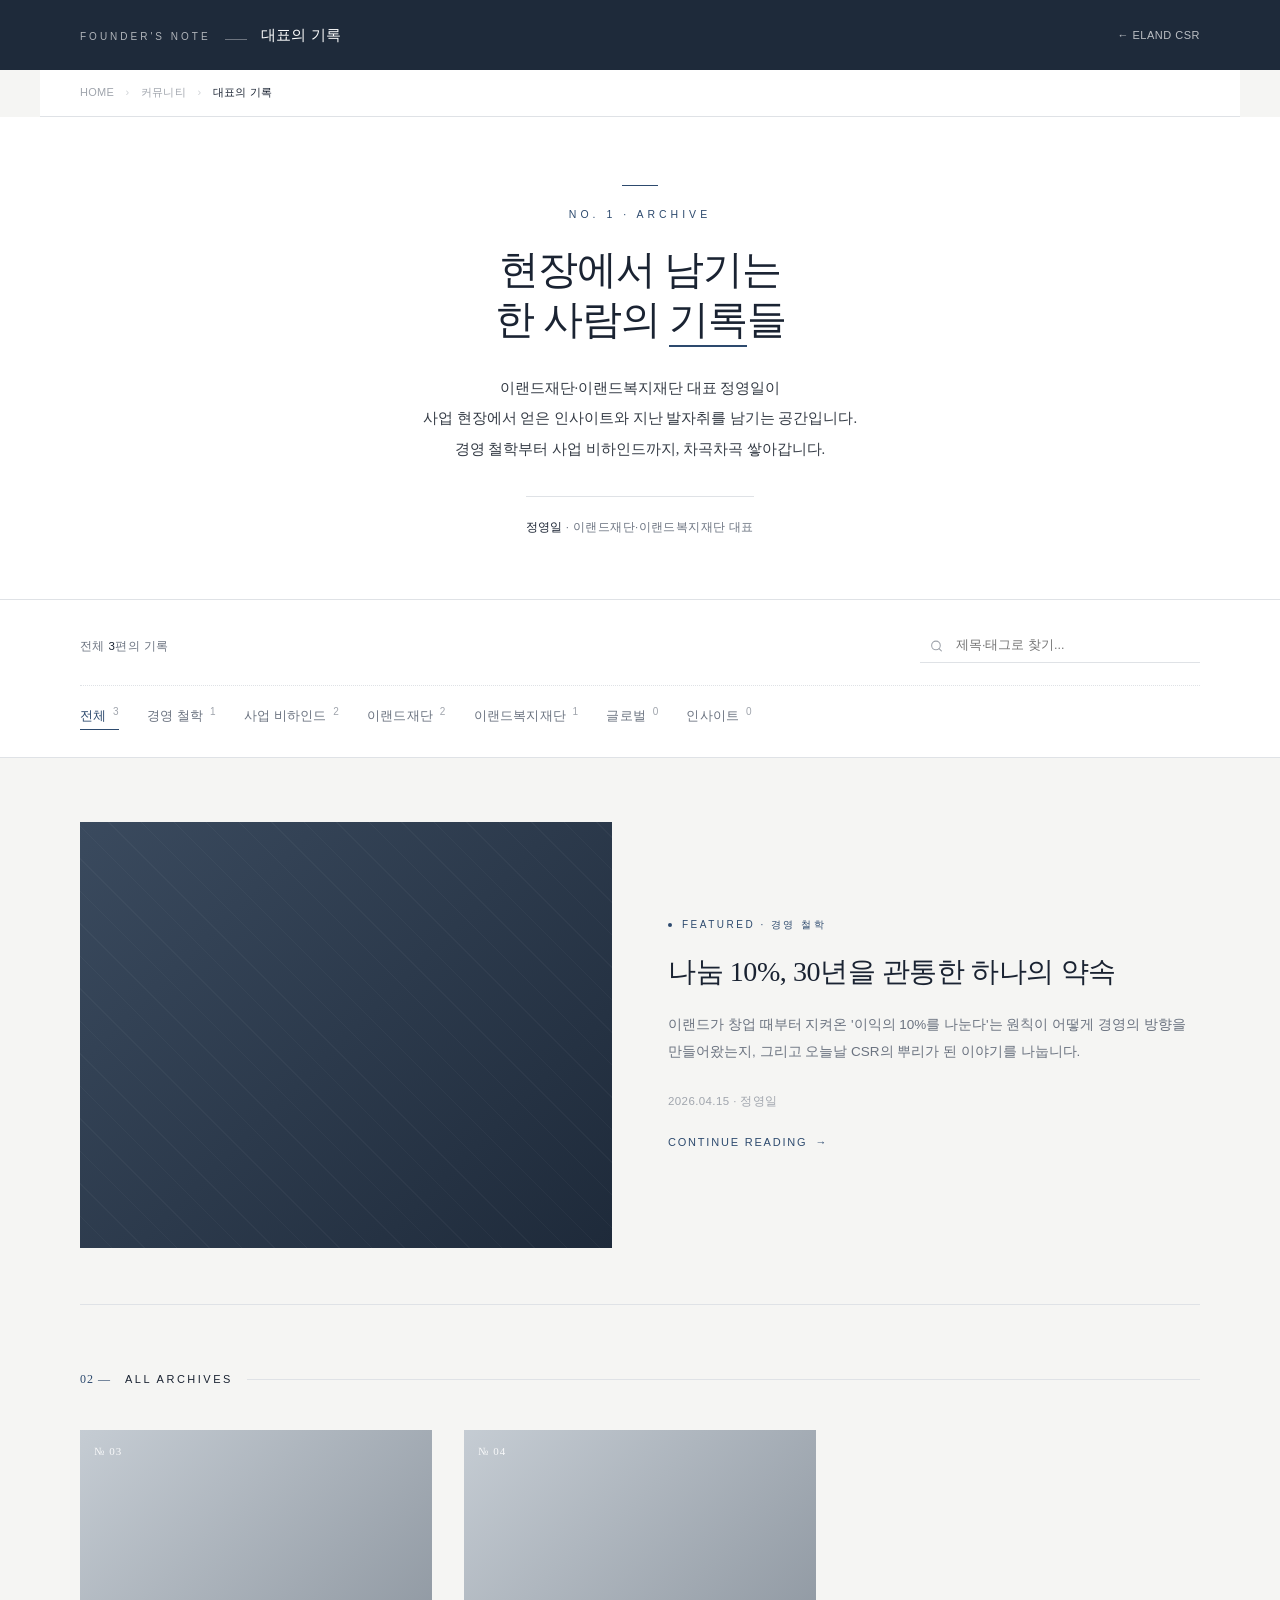
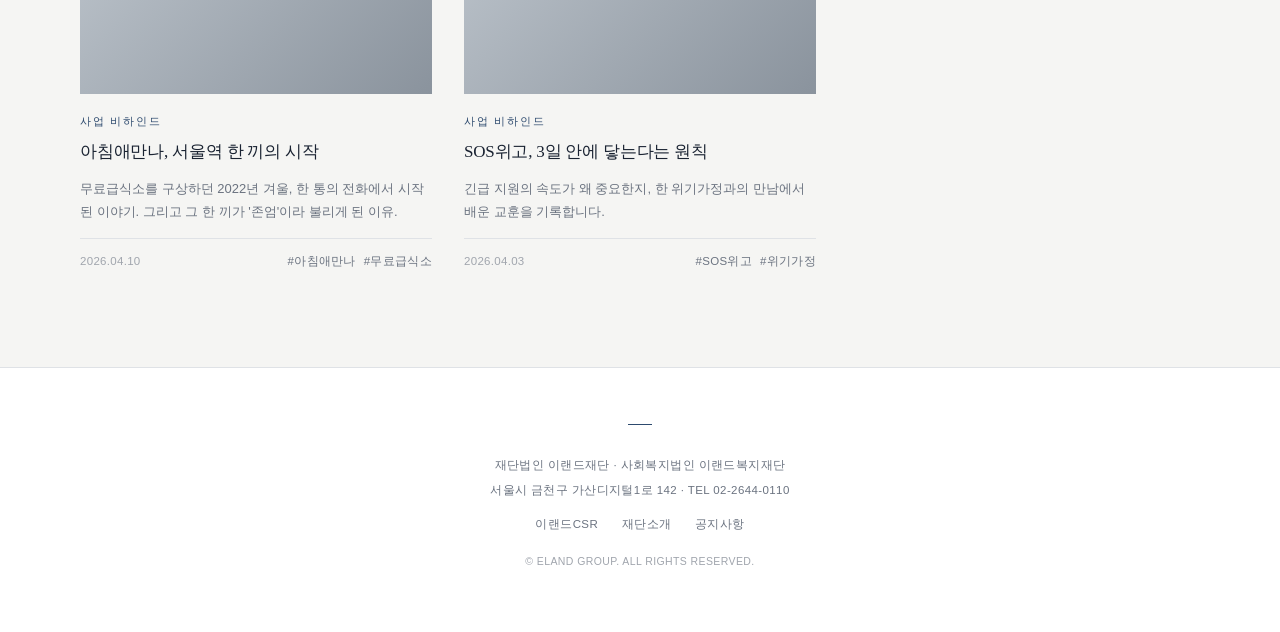
<file: index.html>
<!DOCTYPE html>
<html lang="ko">
<head>
  <meta charset="UTF-8" />
  <meta name="viewport" content="width=device-width, initial-scale=1.0" />
  <title>대표의 기록 | 이랜드CSR</title>
  <meta name="description" content="이랜드재단·이랜드복지재단 대표 정영일이 사업 현장에서 남기는 기록과 인사이트의 아카이브" />
  <meta property="og:title" content="대표의 기록 | 이랜드CSR" />
  <meta property="og:description" content="이랜드재단·이랜드복지재단 대표 정영일이 사업 현장에서 남기는 기록과 인사이트의 아카이브" />
  <meta property="og:type" content="website" />
  <link rel="stylesheet" href="assets/style.css" />
</head>
<body>

  <!-- Site Header (블랙 바) -->
  <header class="site-header">
    <div class="site-header-inner">
      <a href="index.html" class="site-brand">
        <span class="en">Founder's Note</span>
        <span class="sep"></span>
        <span class="ko">대표의 기록</span>
      </a>
      <a href="https://www.elandcsr.or.kr/" class="back">← ELAND CSR</a>
    </div>
  </header>

  <!-- Breadcrumb -->
  <nav class="breadcrumb">
    <a href="https://www.elandcsr.or.kr/">HOME</a>
    <span class="sep">›</span>
    <a href="https://www.elandcsr.or.kr/Community/EventList">커뮤니티</a>
    <span class="sep">›</span>
    <span class="current">대표의 기록</span>
  </nav>

  <!-- Hero -->
  <section class="page-hero">
    <div class="eyebrow">No. 1 · Archive</div>
    <h1>현장에서 남기는<br/>한 사람의 <em>기록</em>들</h1>
    <p class="lede">
      이랜드재단·이랜드복지재단 대표 정영일이<br/>
      사업 현장에서 얻은 인사이트와 지난 발자취를 남기는 공간입니다.<br/>
      경영 철학부터 사업 비하인드까지, 차곡차곡 쌓아갑니다.
    </p>
    <div class="author-line"><strong>정영일</strong> · 이랜드재단·이랜드복지재단 대표</div>
  </section>

  <!-- Controls -->
  <section class="controls">
    <div class="controls-inner">
      <div class="controls-row">
        <div class="controls-count">전체 <strong id="total-count">0</strong>편의 기록</div>
        <div class="search-wrap">
          <svg viewBox="0 0 24 24" fill="none" stroke="currentColor" stroke-width="2" stroke-linecap="round" stroke-linejoin="round">
            <circle cx="11" cy="11" r="8"/><line x1="21" y1="21" x2="16.65" y2="16.65"/>
          </svg>
          <input type="search" id="search-input" placeholder="제목·태그로 찾기..." />
        </div>
      </div>
      <div class="filters" id="category-filter">
        <button class="filter-btn active" data-cat="all">전체 <span class="count" id="cnt-all">0</span></button>
        <button class="filter-btn" data-cat="philosophy">경영 철학 <span class="count" id="cnt-philosophy">0</span></button>
        <button class="filter-btn" data-cat="behind">사업 비하인드 <span class="count" id="cnt-behind">0</span></button>
        <button class="filter-btn" data-cat="foundation">이랜드재단 <span class="count" id="cnt-foundation">0</span></button>
        <button class="filter-btn" data-cat="welfare">이랜드복지재단 <span class="count" id="cnt-welfare">0</span></button>
        <button class="filter-btn" data-cat="global">글로벌 <span class="count" id="cnt-global">0</span></button>
        <button class="filter-btn" data-cat="insight">인사이트 <span class="count" id="cnt-insight">0</span></button>
      </div>
    </div>
  </section>

  <!-- Posts -->
  <section class="posts-section">
    <div id="featured-container"></div>
    <div class="section-label" id="section-label" style="display:none;">
      <span class="num">02 —</span>
      <span class="title">All Archives</span>
      <span class="line"></span>
    </div>
    <div class="posts-grid" id="posts-grid"></div>
    <div class="empty-state" id="empty-state" style="display:none;">
      <div class="serif">검색 결과가 없습니다</div>
      <p>다른 키워드로 검색하거나 카테고리를 바꿔보세요.</p>
    </div>
    <div class="loading" id="loading">LOADING...</div>
    <div class="load-more-wrap" id="load-more-wrap" style="display:none;">
      <button class="load-more" id="load-more">LOAD MORE</button>
    </div>
  </section>

  <!-- Site Footer -->
  <footer class="site-footer">
    <div class="mark"></div>
    <p>재단법인 이랜드재단 · 사회복지법인 이랜드복지재단</p>
    <p>서울시 금천구 가산디지털1로 142 · TEL 02-2644-0110</p>
    <p class="links">
      <a href="https://www.elandcsr.or.kr/">이랜드CSR</a>
      <a href="https://www.elandcsr.or.kr/ElandCSR/Vision">재단소개</a>
      <a href="https://www.elandcsr.or.kr/Community/NoticeList">공지사항</a>
    </p>
    <p class="copy">© ELAND GROUP. ALL RIGHTS RESERVED.</p>
  </footer>

  <script>
    const CATEGORY_LABELS = {
      philosophy: '경영 철학',
      behind: '사업 비하인드',
      foundation: '이랜드재단',
      welfare: '이랜드복지재단',
      global: '글로벌',
      insight: '인사이트'
    };
    const POSTS_PER_PAGE = 9;

    let allPosts = [];
    let filteredPosts = [];
    let currentCategory = 'all';
    let currentSearch = '';
    let displayedCount = 0;

    async function init() {
      try {
        const res = await fetch('posts/posts.json');
        if (!res.ok) throw new Error('posts.json 로드 실패');
        const data = await res.json();
        allPosts = data.sort((a, b) => new Date(b.date) - new Date(a.date));
        document.getElementById('loading').style.display = 'none';
        updateCounts();
        applyFilters();
      } catch (err) {
        document.getElementById('loading').textContent = '글 목록을 불러올 수 없습니다.';
        console.error(err);
      }
    }

    function updateCounts() {
      document.getElementById('total-count').textContent = allPosts.length;
      document.getElementById('cnt-all').textContent = allPosts.length;
      Object.keys(CATEGORY_LABELS).forEach(cat => {
        const n = allPosts.filter(p => (p.categories || []).includes(cat)).length;
        const el = document.getElementById('cnt-' + cat);
        if (el) el.textContent = n;
      });
    }

    function applyFilters() {
      const q = currentSearch.trim().toLowerCase();
      filteredPosts = allPosts.filter(post => {
        const categoryMatch = currentCategory === 'all'
          || (post.categories && post.categories.includes(currentCategory));
        if (!categoryMatch) return false;
        if (!q) return true;
        const haystack = [
          post.title || '',
          post.excerpt || '',
          (post.tags || []).join(' '),
          (post.categories || []).map(c => CATEGORY_LABELS[c] || '').join(' ')
        ].join(' ').toLowerCase();
        return haystack.includes(q);
      });
      displayedCount = 0;
      renderPosts(true);
    }

    function renderPosts(reset) {
      const grid = document.getElementById('posts-grid');
      const featuredContainer = document.getElementById('featured-container');
      const sectionLabel = document.getElementById('section-label');
      const emptyState = document.getElementById('empty-state');
      const loadMoreWrap = document.getElementById('load-more-wrap');

      if (reset) {
        grid.innerHTML = '';
        featuredContainer.innerHTML = '';
        sectionLabel.style.display = 'none';
      }

      if (filteredPosts.length === 0) {
        emptyState.style.display = 'block';
        loadMoreWrap.style.display = 'none';
        return;
      } else {
        emptyState.style.display = 'none';
      }

      const showFeatured = reset && currentCategory === 'all' && !currentSearch && filteredPosts.length > 0;
      let startIdx = 0;

      if (showFeatured) {
        featuredContainer.innerHTML = renderFeatured(filteredPosts[0]);
        if (filteredPosts.length > 1) {
          sectionLabel.style.display = 'flex';
        }
        startIdx = 1;
      }

      const baseStart = startIdx + (reset ? 0 : displayedCount);
      const endIdx = Math.min(startIdx + POSTS_PER_PAGE + displayedCount, filteredPosts.length);
      const toRender = filteredPosts.slice(baseStart, endIdx);

      toRender.forEach((post, i) => {
        const idxNum = startIdx + displayedCount + i + 1;
        grid.insertAdjacentHTML('beforeend', renderCard(post, idxNum + 1));
      });

      displayedCount = endIdx - startIdx;
      loadMoreWrap.style.display = (endIdx < filteredPosts.length) ? 'block' : 'none';
    }

    function renderFeatured(post) {
      const primaryCat = (post.categories && post.categories[0]) || '';
      const catLabel = CATEGORY_LABELS[primaryCat] || '';
      return `
        <a class="featured-post" href="post.html?slug=${encodeURIComponent(post.slug)}">
          <div class="img-wrap">
            ${post.image
              ? `<img src="${post.image}" alt="${escapeHtml(post.title)}" loading="lazy" />`
              : `<div class="img-placeholder"></div>`
            }
          </div>
          <div>
            <div class="meta-top">
              <span class="dot"></span>
              Featured · ${escapeHtml(catLabel)}
            </div>
            <h2>${escapeHtml(post.title)}</h2>
            <p class="excerpt">${escapeHtml(post.excerpt || '')}</p>
            <div class="meta">${formatDate(post.date)} · ${escapeHtml(post.author || '정영일')}</div>
            <div class="read-more">Continue Reading</div>
          </div>
        </a>
      `;
    }

    function renderCard(post, num) {
      const primaryCat = (post.categories && post.categories[0]) || '';
      const catLabel = CATEGORY_LABELS[primaryCat] || '';
      const tagsHtml = (post.tags || []).slice(0, 2).map(t =>
        `<span class="tag">#${escapeHtml(t)}</span>`
      ).join('');
      const paddedNum = String(num).padStart(2, '0');
      return `
        <a class="post-card" href="post.html?slug=${encodeURIComponent(post.slug)}">
          <div class="img-wrap">
            <div class="idx-num">№ ${paddedNum}</div>
            ${post.image
              ? `<img src="${post.image}" alt="${escapeHtml(post.title)}" loading="lazy" />`
              : `<div class="img-placeholder"></div>`
            }
          </div>
          <div class="lbl">${escapeHtml(catLabel)}</div>
          <h3>${escapeHtml(post.title)}</h3>
          <p class="ex">${escapeHtml(post.excerpt || '')}</p>
          <div class="footer">
            <span>${formatDate(post.date)}</span>
            ${tagsHtml ? `<span class="tags">${tagsHtml}</span>` : ''}
          </div>
        </a>
      `;
    }

    document.getElementById('category-filter').addEventListener('click', (e) => {
      const btn = e.target.closest('.filter-btn');
      if (!btn) return;
      document.querySelectorAll('.filter-btn').forEach(b => b.classList.remove('active'));
      btn.classList.add('active');
      currentCategory = btn.dataset.cat;
      applyFilters();
    });

    let searchTimer;
    document.getElementById('search-input').addEventListener('input', (e) => {
      clearTimeout(searchTimer);
      searchTimer = setTimeout(() => {
        currentSearch = e.target.value;
        applyFilters();
      }, 200);
    });

    document.getElementById('load-more').addEventListener('click', () => {
      renderPosts(false);
    });

    function escapeHtml(str) {
      if (str == null) return '';
      return String(str)
        .replace(/&/g, '&amp;')
        .replace(/</g, '&lt;')
        .replace(/>/g, '&gt;')
        .replace(/"/g, '&quot;')
        .replace(/'/g, '&#39;');
    }

    function formatDate(dateStr) {
      if (!dateStr) return '';
      const d = new Date(dateStr);
      if (isNaN(d)) return dateStr;
      const y = d.getFullYear();
      const m = String(d.getMonth() + 1).padStart(2, '0');
      const day = String(d.getDate()).padStart(2, '0');
      return `${y}.${m}.${day}`;
    }

    init();
  </script>
</body>
</html>
</file>
<file: assets/style.css>
/* ============================================================
   대표의 기록 — Founder's Note (v3, CSR 사이트 톤 반영)

   ⭐ 디자인을 바꾸고 싶으시면 아래 ":root" 섹션의 변수만 바꾸세요.
   그러면 사이트 전체에 바로 반영됩니다.
   ============================================================ */

:root {
  /* ───── 폰트 ───── */
  --font-serif: 'Noto Serif KR', 'Times New Roman', serif;
  --font-sans: 'Pretendard', -apple-system, BlinkMacSystemFont, sans-serif;

  /* ───── 색상 (CSR 사이트 톤에 맞춰 네이비 계열) ───── */
  --color-accent: #2d4a6e;        /* 포인트 컬러 (차분한 네이비) */
  --color-ink: #1a2332;           /* 가장 진한 글자 (딥 네이비 블랙) */
  --color-text: #333a44;          /* 본문 글자 */
  --color-muted: #6b7380;         /* 흐린 글자 */
  --color-faint: #a0a5ad;         /* 가장 흐린 글자 (날짜 등) */
  --color-line: #dfe2e6;          /* 구분선 */
  --color-bg: #f5f5f3;            /* 페이지 배경 (차분한 라이트 그레이) */
  --color-card-bg: #ffffff;       /* 카드 배경 */
  --color-dark-bar: #1e2a3a;      /* 상단 네이비 바 */

  /* ───── 글씨 크기 (px) ───── */
  --size-h1-hero: 40px;           /* 메인 페이지 대문 제목 */
  --size-h1-post: 34px;           /* 글 상세 페이지 제목 */
  --size-h2-featured: 28px;       /* 피처드 글 제목 */
  --size-h3-card: 17px;           /* 카드 제목 */
  --size-body: 15.5px;            /* 본문 글자 */
  --size-excerpt: 13px;           /* 요약 글자 */
  --size-meta: 11.5px;            /* 날짜·메타 정보 */
  --size-label: 10.5px;           /* 카테고리 라벨 */

  /* ───── 기타 ───── */
  --max-width: 1200px;
  --radius: 2px;
}

/* ============================================================
   Reset & Base
   ============================================================ */
*, *::before, *::after { box-sizing: border-box; margin: 0; padding: 0; }
html { scroll-behavior: smooth; }
body {
  font-family: var(--font-sans);
  font-size: var(--size-body);
  line-height: 1.75;
  color: var(--color-text);
  background: var(--color-bg);
  -webkit-font-smoothing: antialiased;
  -moz-osx-font-smoothing: grayscale;
}

@import url('https://cdn.jsdelivr.net/gh/orioncactus/pretendard@v1.3.9/dist/web/variable/pretendardvariable-dynamic-subset.min.css');
@import url('https://fonts.googleapis.com/css2?family=Noto+Serif+KR:wght@400;500;600&display=swap');

a { color: inherit; text-decoration: none; transition: color 0.15s; }
a:hover { color: var(--color-accent); }

img { max-width: 100%; height: auto; display: block; }
button { font-family: inherit; cursor: pointer; }

.serif { font-family: var(--font-serif); letter-spacing: -0.015em; }

/* ============================================================
   Site Header (네이비 다크 바)
   ============================================================ */
.site-header {
  background: var(--color-dark-bar);
  color: #fff;
  position: sticky; top: 0; z-index: 100;
}
.site-header-inner {
  max-width: var(--max-width);
  margin: 0 auto;
  padding: 22px 40px;
  display: flex;
  justify-content: space-between;
  align-items: center;
}
.site-brand { display: flex; align-items: baseline; gap: 14px; }
.site-brand .en {
  font-size: 10px;
  letter-spacing: 3px;
  color: rgba(255,255,255,0.65);
  text-transform: uppercase;
  font-weight: 500;
}
.site-brand .sep {
  display: inline-block;
  width: 22px;
  height: 1px;
  background: rgba(255,255,255,0.35);
}
.site-brand .ko {
  font-family: var(--font-serif);
  font-size: 15px;
  letter-spacing: 0.3px;
  color: #fff;
}
.site-header .back {
  font-size: 11px;
  color: rgba(255,255,255,0.7);
  letter-spacing: 0.5px;
}
.site-header .back:hover { color: #fff; }

/* Breadcrumb */
.breadcrumb {
  max-width: var(--max-width);
  margin: 0 auto;
  padding: 13px 40px;
  font-size: 11px;
  color: var(--color-faint);
  letter-spacing: 0.3px;
  background: #fff;
  border-bottom: 1px solid var(--color-line);
}
.breadcrumb .sep { margin: 0 8px; color: #d0d3d7; }
.breadcrumb .current { color: var(--color-ink); }

/* ============================================================
   Hero
   ============================================================ */
.page-hero {
  background: #fff;
  border-bottom: 1px solid var(--color-line);
  padding: 88px 40px 60px;
  text-align: center;
  position: relative;
}
.page-hero::before {
  content: '';
  position: absolute;
  top: 68px; left: 50%; transform: translateX(-50%);
  width: 36px; height: 1px;
  background: var(--color-accent);
}
.page-hero .eyebrow {
  font-size: 10.5px;
  letter-spacing: 4px;
  color: var(--color-accent);
  margin-bottom: 22px;
  text-transform: uppercase;
  font-weight: 500;
}
.page-hero h1 {
  font-family: var(--font-serif);
  font-weight: 500;
  font-size: var(--size-h1-hero);
  letter-spacing: -0.025em;
  line-height: 1.25;
  color: var(--color-ink);
  margin-bottom: 28px;
}
.page-hero h1 em {
  font-style: normal;
  border-bottom: 2px solid var(--color-accent);
  padding-bottom: 3px;
}
.page-hero .lede {
  font-family: var(--font-serif);
  font-size: 14.5px;
  color: var(--color-text);
  line-height: 2.1;
  max-width: 580px;
  margin: 0 auto 32px;
}
.page-hero .author-line {
  display: inline-block;
  min-width: 200px;
  padding-top: 20px;
  border-top: 1px solid var(--color-line);
  font-size: 11.5px;
  color: var(--color-muted);
  letter-spacing: 0.4px;
}
.page-hero .author-line strong {
  font-weight: 500;
  color: var(--color-ink);
  letter-spacing: 0;
}

/* ============================================================
   Controls
   ============================================================ */
.controls {
  background: #fff;
  border-bottom: 1px solid var(--color-line);
}
.controls-inner {
  max-width: var(--max-width);
  margin: 0 auto;
  padding: 28px 40px;
}
.controls-row {
  display: flex;
  justify-content: space-between;
  align-items: center;
  gap: 16px;
  margin-bottom: 22px;
}
.controls-count {
  font-size: 11.5px;
  color: var(--color-muted);
  letter-spacing: 0.4px;
}
.controls-count strong { color: var(--color-ink); font-weight: 500; }

.search-wrap { position: relative; width: 280px; }
.search-wrap input {
  width: 100%;
  padding: 10px 14px 10px 36px;
  border: none;
  border-bottom: 1px solid var(--color-line);
  background: transparent;
  font-size: 12.5px;
  font-family: inherit;
  color: var(--color-ink);
  transition: border-color 0.15s;
}
.search-wrap input:focus {
  outline: none;
  border-bottom-color: var(--color-accent);
}
.search-wrap svg {
  position: absolute;
  left: 10px; top: 50%;
  transform: translateY(-50%);
  width: 13px; height: 13px;
  color: var(--color-faint);
}

.filters {
  display: flex;
  flex-wrap: wrap;
  gap: 20px 28px;
  padding-top: 20px;
  border-top: 1px dotted var(--color-line);
}
.filter-btn {
  padding: 0 0 4px 0;
  background: none;
  border: none;
  font-size: 12.5px;
  color: var(--color-muted);
  font-family: inherit;
  letter-spacing: 0.2px;
  position: relative;
  transition: color 0.15s;
}
.filter-btn:hover { color: var(--color-ink); }
.filter-btn.active {
  color: var(--color-accent);
  font-weight: 500;
}
.filter-btn.active::after {
  content: '';
  position: absolute;
  left: 0; right: 0; bottom: -1px;
  height: 1.5px;
  background: var(--color-accent);
}
.filter-btn .count {
  font-size: 10px;
  color: var(--color-faint);
  margin-left: 3px;
  vertical-align: super;
}

/* ============================================================
   Posts Grid
   ============================================================ */
.posts-section {
  max-width: var(--max-width);
  margin: 0 auto;
  padding: 64px 40px 96px;
}

.featured-post {
  display: grid;
  grid-template-columns: 1fr 1fr;
  gap: 56px;
  align-items: center;
  padding-bottom: 56px;
  margin-bottom: 64px;
  border-bottom: 1px solid var(--color-line);
  cursor: pointer;
}
.featured-post .img-wrap {
  aspect-ratio: 5/4;
  background: #2a3544;
  position: relative;
  overflow: hidden;
}
.featured-post .img-wrap::after {
  content: '';
  position: absolute;
  inset: 0;
  background: var(--color-accent);
  opacity: 0;
  transition: opacity 0.3s;
}
.featured-post:hover .img-wrap::after { opacity: 0.12; }
.featured-post .img-wrap img {
  width: 100%; height: 100%;
  object-fit: cover;
  transition: transform 0.6s ease;
}
.featured-post:hover .img-wrap img { transform: scale(1.03); }
.featured-post .img-placeholder {
  width: 100%; height: 100%;
  background:
    repeating-linear-gradient(45deg, transparent 0 22px, rgba(255,255,255,0.03) 22px 23px),
    linear-gradient(135deg, #3a4a5e 0%, #1e2a3a 100%);
}
.featured-post .meta-top {
  display: flex;
  align-items: center;
  gap: 10px;
  font-size: 10px;
  letter-spacing: 2.5px;
  color: var(--color-accent);
  margin-bottom: 20px;
  text-transform: uppercase;
  font-weight: 500;
}
.featured-post .meta-top .dot {
  width: 4px; height: 4px;
  background: var(--color-accent);
  border-radius: 50%;
}
.featured-post h2 {
  font-family: var(--font-serif);
  font-weight: 500;
  font-size: var(--size-h2-featured);
  line-height: 1.35;
  letter-spacing: -0.015em;
  color: var(--color-ink);
  margin-bottom: 20px;
  transition: color 0.2s;
}
.featured-post:hover h2 { color: var(--color-accent); }
.featured-post .excerpt {
  font-size: 13.5px;
  color: var(--color-muted);
  line-height: 2;
  margin-bottom: 26px;
}
.featured-post .meta {
  font-size: 11.5px;
  color: var(--color-faint);
  letter-spacing: 0.4px;
}
.featured-post .read-more {
  display: inline-flex;
  align-items: center;
  gap: 8px;
  font-size: 11px;
  color: var(--color-accent);
  letter-spacing: 1.8px;
  text-transform: uppercase;
  margin-top: 22px;
  font-weight: 500;
}
.featured-post .read-more::after {
  content: '→';
  transition: transform 0.2s;
}
.featured-post:hover .read-more::after { transform: translateX(4px); }

/* Section label */
.section-label {
  display: flex;
  align-items: center;
  gap: 14px;
  margin-bottom: 40px;
}
.section-label .num {
  font-family: var(--font-serif);
  font-size: 12px;
  color: var(--color-accent);
  letter-spacing: 1px;
}
.section-label .title {
  font-size: 11px;
  color: var(--color-ink);
  letter-spacing: 2.5px;
  text-transform: uppercase;
  font-weight: 500;
}
.section-label .line {
  flex: 1;
  height: 1px;
  background: var(--color-line);
}

/* Posts grid */
.posts-grid {
  display: grid;
  grid-template-columns: repeat(3, 1fr);
  gap: 48px 32px;
}
.post-card {
  cursor: pointer;
  position: relative;
  transition: transform 0.25s ease;
}
.post-card:hover { transform: translateY(-3px); }
.post-card .img-wrap {
  aspect-ratio: 4/3;
  background: #d5d8dc;
  position: relative;
  overflow: hidden;
  margin-bottom: 18px;
}
.post-card .img-wrap::after {
  content: '';
  position: absolute;
  inset: 0;
  background: var(--color-accent);
  opacity: 0;
  transition: opacity 0.3s;
}
.post-card:hover .img-wrap::after { opacity: 0.12; }
.post-card .img-wrap img {
  width: 100%; height: 100%;
  object-fit: cover;
  transition: transform 0.5s ease;
}
.post-card:hover .img-wrap img { transform: scale(1.04); }
.post-card .img-placeholder {
  width: 100%; height: 100%;
  background: linear-gradient(135deg, #c5ccd3 0%, #8a939d 100%);
}
.post-card .idx-num {
  position: absolute;
  top: 12px; left: 14px;
  font-family: var(--font-serif);
  font-size: 11px;
  color: rgba(255,255,255,0.9);
  letter-spacing: 1px;
  z-index: 2;
}
.post-card .lbl {
  font-size: var(--size-label);
  letter-spacing: 1.8px;
  color: var(--color-accent);
  margin-bottom: 10px;
  text-transform: uppercase;
  font-weight: 500;
}
.post-card h3 {
  font-family: var(--font-serif);
  font-weight: 500;
  font-size: var(--size-h3-card);
  line-height: 1.45;
  letter-spacing: -0.012em;
  margin-bottom: 12px;
  color: var(--color-ink);
  transition: color 0.2s;
}
.post-card:hover h3 { color: var(--color-accent); }
.post-card .ex {
  font-size: var(--size-excerpt);
  color: var(--color-muted);
  line-height: 1.8;
  margin-bottom: 14px;
  display: -webkit-box;
  -webkit-line-clamp: 2;
  -webkit-box-orient: vertical;
  overflow: hidden;
}
.post-card .footer {
  display: flex;
  justify-content: space-between;
  align-items: baseline;
  padding-top: 12px;
  border-top: 1px solid var(--color-line);
  font-size: var(--size-meta);
  color: var(--color-faint);
  letter-spacing: 0.3px;
}
.post-card .footer .tags {
  display: flex;
  gap: 8px;
  flex-wrap: wrap;
  justify-content: flex-end;
}
.post-card .footer .tag { color: var(--color-muted); }

.empty-state {
  text-align: center;
  padding: 80px 0;
  color: var(--color-faint);
}
.empty-state .serif {
  font-size: 22px;
  margin-bottom: 10px;
  color: var(--color-muted);
}
.empty-state p { font-size: 13px; }

.loading {
  text-align: center;
  padding: 80px 0;
  color: var(--color-faint);
  font-size: 11px;
  letter-spacing: 2px;
}

.load-more-wrap {
  text-align: center;
  margin-top: 64px;
}
.load-more {
  padding: 14px 40px;
  background: transparent;
  color: var(--color-ink);
  border: 1px solid var(--color-ink);
  font-size: 11px;
  letter-spacing: 2.5px;
  font-family: inherit;
  transition: all 0.2s;
}
.load-more:hover {
  background: var(--color-accent);
  color: #fff;
  border-color: var(--color-accent);
}

/* ============================================================
   Post Detail
   ============================================================ */
.post-detail {
  max-width: 720px;
  margin: 0 auto;
  padding: 80px 40px 120px;
}
.post-detail .back-top {
  display: inline-flex;
  align-items: center;
  gap: 8px;
  font-size: 11px;
  color: var(--color-muted);
  letter-spacing: 0.5px;
  margin-bottom: 56px;
  text-transform: uppercase;
  transition: color 0.15s;
}
.post-detail .back-top::before {
  content: '←';
  transition: transform 0.2s;
}
.post-detail .back-top:hover { color: var(--color-accent); }
.post-detail .back-top:hover::before { transform: translateX(-4px); }

.post-detail .post-category {
  font-size: 10px;
  letter-spacing: 3px;
  color: var(--color-accent);
  margin-bottom: 22px;
  text-transform: uppercase;
  font-weight: 500;
  display: flex;
  align-items: center;
  gap: 10px;
  justify-content: center;
}
.post-detail .post-category::before,
.post-detail .post-category::after {
  content: '';
  width: 20px;
  height: 1px;
  background: var(--color-accent);
  opacity: 0.5;
}
.post-detail h1 {
  font-family: var(--font-serif);
  font-weight: 500;
  font-size: var(--size-h1-post);
  line-height: 1.35;
  letter-spacing: -0.025em;
  color: var(--color-ink);
  margin-bottom: 28px;
  text-align: center;
}
.post-detail .post-meta {
  font-size: 12px;
  color: var(--color-muted);
  text-align: center;
  padding-bottom: 32px;
  margin-bottom: 56px;
  border-bottom: 1px solid var(--color-line);
  letter-spacing: 0.4px;
}
.post-detail .post-meta .author {
  color: var(--color-ink);
  font-weight: 500;
}
.post-detail .hero-img {
  margin: 0 -40px 56px;
  aspect-ratio: 16/9;
  background: #2a3544;
  overflow: hidden;
}
.post-detail .hero-img img {
  width: 100%; height: 100%;
  object-fit: cover;
}
.post-body {
  font-size: var(--size-body);
  line-height: 2.1;
  color: var(--color-text);
}
.post-body > * + * { margin-top: 1.4em; }
.post-body h2 {
  font-family: var(--font-serif);
  font-weight: 500;
  font-size: 22px;
  letter-spacing: -0.015em;
  margin-top: 2.4em;
  margin-bottom: 0.6em;
  color: var(--color-ink);
}
.post-body h3 {
  font-family: var(--font-serif);
  font-weight: 500;
  font-size: 18px;
  margin-top: 2em;
  margin-bottom: 0.5em;
  color: var(--color-ink);
}
.post-body p { margin: 0; }
.post-body blockquote {
  border-left: 2px solid var(--color-accent);
  padding: 4px 0 4px 24px;
  margin: 2.2em 0;
  color: var(--color-muted);
  font-family: var(--font-serif);
  font-size: 16px;
  line-height: 1.9;
  font-style: normal;
}
.post-body ul, .post-body ol { padding-left: 24px; }
.post-body li { margin-bottom: 0.5em; }
.post-body img { margin: 2em 0; border-radius: var(--radius); }
.post-body a {
  color: var(--color-accent);
  border-bottom: 1px solid var(--color-accent);
  transition: color 0.15s;
}
.post-body a:hover { color: var(--color-ink); }
.post-body code {
  background: #ebedef;
  padding: 2px 6px;
  border-radius: var(--radius);
  font-size: 0.92em;
  font-family: 'SF Mono', Menlo, monospace;
}
.post-body hr {
  border: none;
  border-top: 1px solid var(--color-line);
  margin: 3em auto;
  width: 48px;
}

.post-footer {
  margin-top: 80px;
  padding-top: 40px;
  border-top: 1px solid var(--color-line);
  text-align: center;
}
.post-footer .tags-line {
  display: flex;
  flex-wrap: wrap;
  gap: 8px;
  justify-content: center;
  margin-bottom: 40px;
}
.post-footer .tag {
  font-size: 11.5px;
  color: var(--color-muted);
  padding: 4px 0;
  letter-spacing: 0.3px;
}
.post-footer .tag::before {
  content: '#';
  color: var(--color-accent);
  margin-right: 2px;
}

.related { margin-top: 80px; }
.related h4 {
  font-size: 11px;
  letter-spacing: 2.5px;
  color: var(--color-ink);
  text-transform: uppercase;
  margin-bottom: 32px;
  text-align: center;
  font-weight: 500;
  display: flex;
  align-items: center;
  gap: 14px;
  justify-content: center;
}
.related h4::before,
.related h4::after {
  content: '';
  width: 24px;
  height: 1px;
  background: var(--color-line);
}
.related-grid {
  display: grid;
  grid-template-columns: repeat(2, 1fr);
  gap: 32px;
}

/* ============================================================
   Site Footer
   ============================================================ */
.site-footer {
  padding: 56px 40px;
  text-align: center;
  background: #fff;
  border-top: 1px solid var(--color-line);
}
.site-footer .mark {
  display: inline-block;
  width: 24px;
  height: 1px;
  background: var(--color-accent);
  margin-bottom: 22px;
}
.site-footer p {
  font-size: 11.5px;
  color: var(--color-muted);
  letter-spacing: 0.4px;
  margin-bottom: 5px;
}
.site-footer p.links { margin-top: 14px; }
.site-footer p.links a { margin: 0 10px; }
.site-footer p.copy {
  margin-top: 18px;
  color: var(--color-faint);
  font-size: 10.5px;
}

/* ============================================================
   Responsive
   ============================================================ */
@media (max-width: 960px) {
  :root {
    --size-h1-hero: 32px;
    --size-h1-post: 28px;
    --size-h2-featured: 24px;
  }
  .featured-post { grid-template-columns: 1fr; gap: 32px; }
  .posts-grid { grid-template-columns: repeat(2, 1fr); gap: 40px 24px; }
  .related-grid { grid-template-columns: 1fr; }
}

@media (max-width: 640px) {
  :root {
    --size-h1-hero: 26px;
    --size-h1-post: 24px;
    --size-h2-featured: 20px;
    --size-h3-card: 16px;
  }
  .site-header-inner, .breadcrumb, .page-hero, .controls-inner, .posts-section, .post-detail, .site-footer {
    padding-left: 20px;
    padding-right: 20px;
  }
  .page-hero { padding-top: 56px; padding-bottom: 40px; }
  .page-hero::before { top: 38px; }
  .controls-row { flex-direction: column; align-items: stretch; gap: 16px; }
  .search-wrap { width: 100%; }
  .filters { gap: 14px 20px; }
  .posts-grid { grid-template-columns: 1fr; gap: 44px; }
  .post-detail .hero-img { margin: 0 -20px 36px; }
}
</file>
